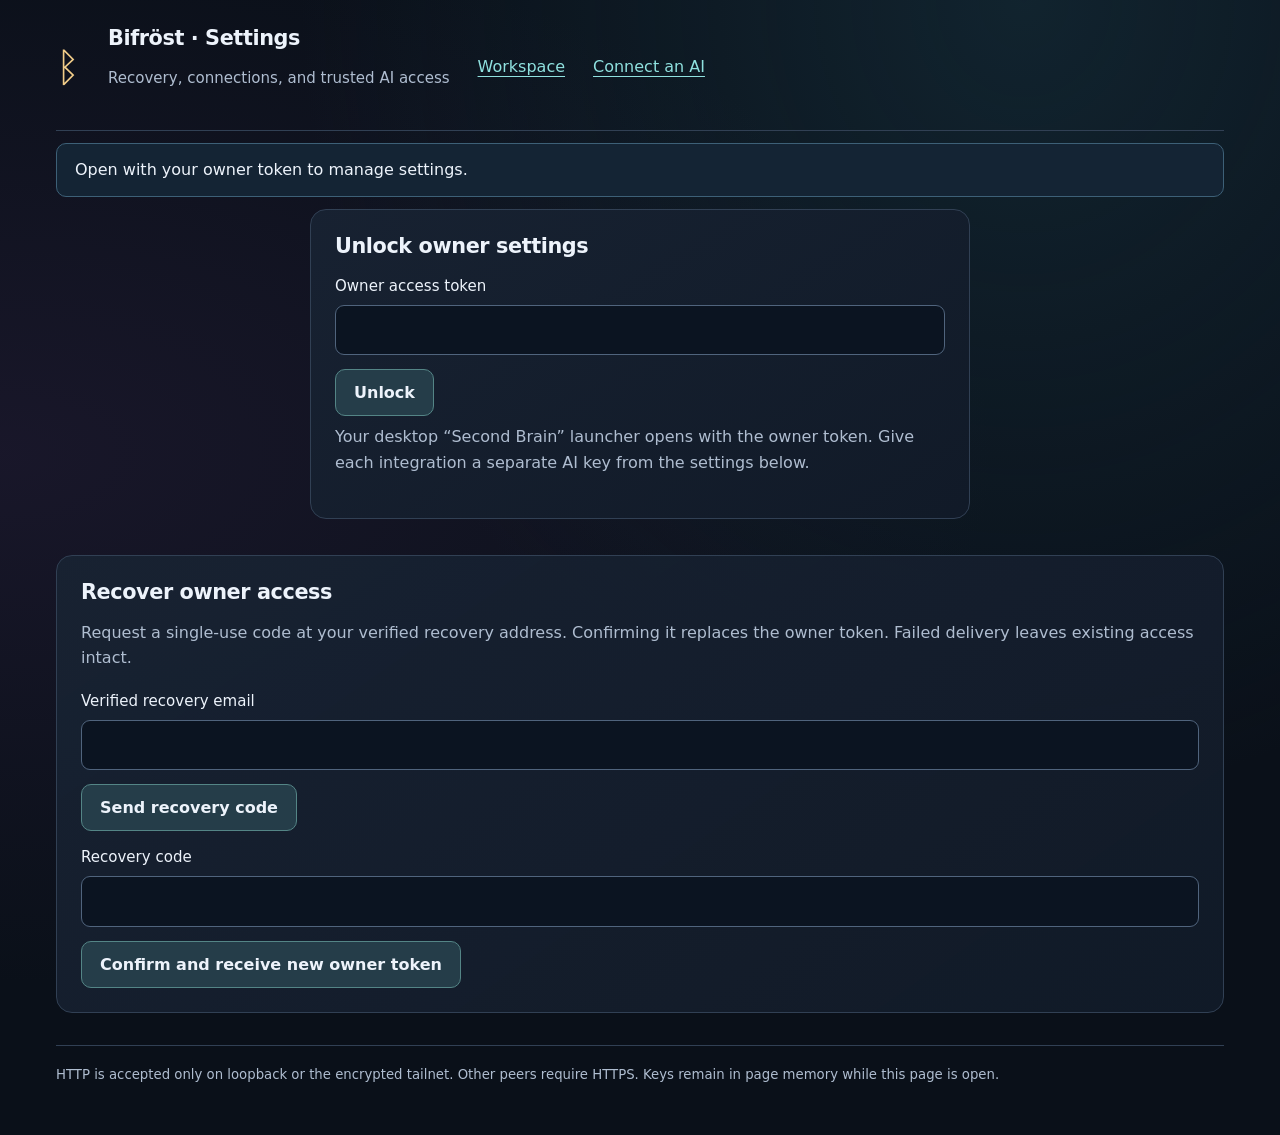
<file: static/security.html>
<!doctype html>
<html lang="en"><head><meta charset="utf-8"><meta name="viewport" content="width=device-width,initial-scale=1">
<meta http-equiv="Content-Security-Policy" content="default-src 'self'; script-src 'self'; style-src 'self'; connect-src 'self'; base-uri 'none'; form-action 'self'">
<title>Bifröst · Security</title><link rel="stylesheet" href="/static/workspace.css"><script src="/static/security.js" defer></script></head>
<body><a class="skip" href="#owner">Skip to owner settings</a><main class="shell"><header class="topbar"><span class="rune">ᛒ</span><div><h2>Bifröst · Settings</h2><p class="subtitle">Recovery, connections, and trusted AI access</p></div><a id="back" href="/">Workspace</a><a id="connections-link" href="/connect">Connect an AI</a><button id="lock" hidden>Lock</button></header>
<div id="status" class="notice" role="status" aria-live="polite">Open with your owner token to manage settings.</div>
<section id="unlock-section" class="panel welcome"><h2>Unlock owner settings</h2><form id="unlock"><label>Owner access token<input id="owner-token" type="password" autocomplete="off" required></label><button>Unlock</button></form><p>Your desktop “Second Brain” launcher opens with the owner token. Give each integration a separate AI key from the settings below.</p></section>
<div id="owner" hidden>
<div class="hero"><div><div class="eyebrow">You hold the keys</div><h1>A welcoming brain. Clear boundaries.</h1><p>Keep your recovery path ready, invite trusted assistants, and see what is happening behind the scenes.</p></div></div>
<nav class="section-nav" aria-label="Settings sections"><a href="#recovery-setup">Recovery</a><a href="#ai-access">AI access</a><a href="#connection-settings">Network address</a><a href="#import-recovery">Imports</a></nav>
<div id="setup-summary" class="notice"></div>
<section id="connection-settings" class="panel"><h2>Your portable connection address</h2><p>Set the address you want to give to authorized AIs. Use an encrypted tailnet address or HTTPS for another machine.</p><form id="connection-profile"><div class="grid"><label>Brain name<input id="connection-name" maxlength="80" required></label><label>Advertised base URL<input id="connection-url" type="url" placeholder="http://100.x.y.z:8731 or https://brain.example.org"></label></div><button type="submit">Save connection details</button></form><p class="subtitle">This updates discovery and AI instructions. It does not change your listener, Host allowlist, DNS or TLS. Leave the address empty to use the address of the current request.</p></section>
<section id="recovery-setup" class="panel"><div class="eyebrow">A path back home</div><h2>Recovery email</h2><p id="email-state"></p><form id="email-request"><label>New recovery email<input id="email" type="email" required></label><button>Send verification code</button></form><form id="email-confirm"><label>Code from the new email address<input id="email-code" autocomplete="off" required></label><button>Verify and activate address</button></form><p>The current address stays active until you confirm the new one.</p></section>
<section class="panel"><h2>Mail delivery</h2><p id="mail-state"></p><details id="mail-details"><summary>Configure secure mail delivery</summary><form id="mail"><div class="grid"><label>SMTP host<input id="mail-host" placeholder="smtp.gmail.com" required></label><label>Port<input id="mail-port" type="number" min="1" max="65535" value="587" required></label><label>TLS mode<select id="mail-mode"><option value="starttls">STARTTLS</option><option value="ssl">TLS from connection start</option></select></label><label>SMTP username<input id="mail-user" autocomplete="username" required></label><label>From address<input id="mail-sender" type="email" required></label><label>App password<input id="mail-password" type="password" autocomplete="new-password" placeholder="Leave empty to keep saved password"></label></div><button>Save mail settings</button></form><p>For Gmail, use an app password with two-step verification enabled. Enter it here locally. Saved passwords are never returned by the API.</p></details></section>
<section id="ai-access" class="panel"><div class="eyebrow">Invite a trusted assistant</div><h2>Authorized AIs</h2><p>Each AI receives its own expiring, revocable key. Append access can add documents through the bounded queue; it cannot edit or delete existing knowledge or manage this server.</p><form id="new-key"><div class="grid"><label>Name<input id="key-name" maxlength="120" required></label><label>Expires after days<input id="key-days" type="number" value="30" min="1" max="365" required></label><label>Permissions<select id="key-scopes"><option value="read">Read only</option><option value="append">Read and append</option></select></label></div><details><summary>Advanced quotas · bounded by this server’s limits</summary><div class="grid"><label>Request units / minute<input id="key-rpm" type="number" value="120" min="1" max="120" required></label><label>Submissions / minute<input id="key-writes" type="number" value="3" min="1" max="3" required></label><label>Documents / UTC day<input id="key-documents" type="number" value="20" min="1" max="20" required></label><label>Bytes / UTC day<input id="key-bytes" type="number" value="2097152" min="1" max="2097152" required></label></div></details><p class="subtitle">Start with read only. Read + append permits new documents through the queue, with no editing or deletion. Each semantic search consumes 10 request units by default.</p><button type="submit" class="primary">Create AI key</button></form><label id="issued-label" hidden>Copy this key now; it is shown once<textarea id="issued" rows="3" readonly></textarea></label><button id="copy-issued" type="button" hidden>Copy newly issued key</button><p class="subtitle">Copy a new key once and store it in the assistant’s secret settings. <a href="/AI_CONNECT.md">Give it the AI guide</a> and share credentials separately.</p><div id="keys"></div></section>
<section id="import-recovery" class="panel"><h2>Ingestion recovery</h2><p>Inspect worker progress and retained failures. After fixing a failed job's cause, retry its original payload with bounded owner authority. Revoked or expired clients stay blocked.</p><button id="refresh-jobs" type="button">Refresh ingestion status</button><p id="ingest-health"></p><div id="ingest-jobs"></div></section>
</div>
<section class="panel"><h2>Recover owner access</h2><p>Request a single-use code at your verified recovery address. Confirming it replaces the owner token. Failed delivery leaves existing access intact.</p><form id="recover-request"><label>Verified recovery email<input id="recovery-email" type="email" required></label><button>Send recovery code</button></form><form id="recover-confirm"><label>Recovery code<input id="recovery-code" autocomplete="off" required></label><button>Confirm and receive new owner token</button></form></section>
<footer>HTTP is accepted only on loopback or the encrypted tailnet. Other peers require HTTPS. Keys remain in page memory while this page is open.</footer>
</main></body></html>
</file>
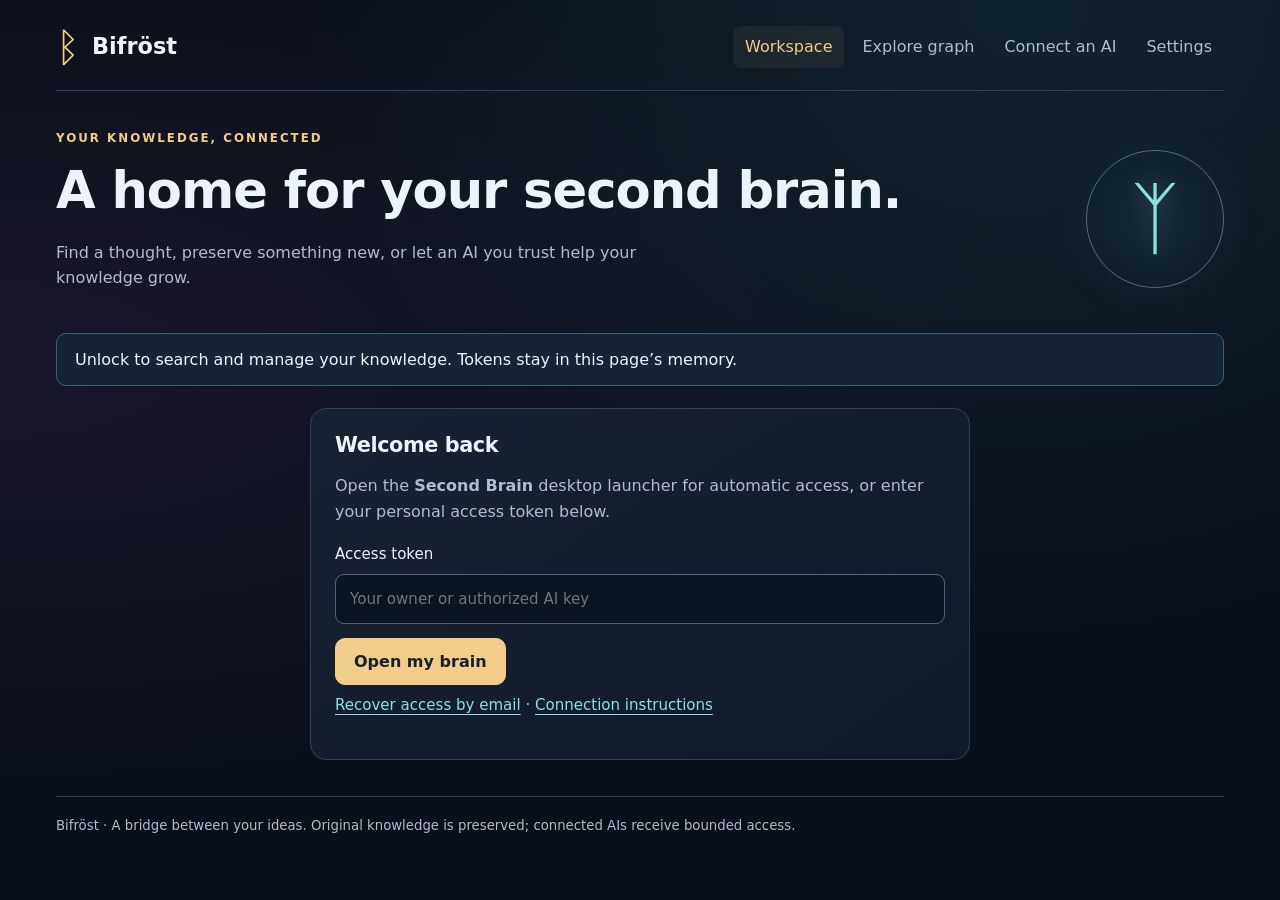
<file: static/workspace.html>
<!doctype html><html lang="en"><head><meta charset="utf-8"><meta name="viewport" content="width=device-width,initial-scale=1"><meta http-equiv="Content-Security-Policy" content="default-src 'self'; script-src 'self'; style-src 'self'; connect-src 'self'; base-uri 'none'; form-action 'self'"><title>Bifröst · Your second brain</title><link rel="stylesheet" href="/static/workspace.css"><script src="/static/brain.js" defer></script><script src="/static/workspace.js" defer></script></head>
<body><a class="skip" href="#main">Skip to workspace</a><div class="shell"><header class="topbar"><a class="brand" href="/" data-session><span class="rune" aria-hidden="true">ᛒ</span><b>Bifröst</b></a><nav aria-label="Main navigation"><a href="/" aria-current="page" data-session>Workspace</a><a href="/explore" data-session>Explore graph</a><a href="/connect" data-session>Connect an AI</a><a href="/security" data-session>Settings</a></nav><button id="lock" hidden>Lock</button></header>
<main id="main"><div class="hero"><div><div class="eyebrow">Your knowledge, connected</div><h1>A home for your second brain.</h1><p>Find a thought, preserve something new, or let an AI you trust help your knowledge grow.</p></div><div class="hero-art" aria-hidden="true"><span>ᛉ</span></div></div>
<div id="message" class="notice" role="status" aria-live="polite">Unlock to search and manage your knowledge. Tokens stay in this page’s memory.</div>
<section id="unlock-panel" class="panel welcome"><h2>Welcome back</h2><p>Open the <strong>Second Brain</strong> desktop launcher for automatic access, or enter your personal access token below.</p><form id="unlock"><label>Access token<input id="access-token" type="password" autocomplete="off" required placeholder="Your owner or authorized AI key"></label><button class="primary" type="submit">Open my brain</button></form><p class="subtitle"><a href="/security">Recover access by email</a> · <a href="/connect">Connection instructions</a></p></section>
<div id="workspace" hidden><div class="cards"><div class="card"><div class="label">Documents preserved</div><strong id="document-count">—</strong></div><div class="card"><div class="label">Searchable passages</div><strong id="chunk-count">—</strong></div><div class="card"><div class="label">Knowledge services</div><strong id="health-state">Checking…</strong><small id="inference-state">Checking chat backend…</small></div></div>
<div class="dashboard"><section class="panel"><div class="eyebrow">Find and remember</div><h2>Search your knowledge</h2><form id="search"><label class="sr-only" for="query">Search question or keywords</label><div class="row"><input id="query" placeholder="What would you like to remember?" maxlength="10000" required><button class="primary" type="submit">Search</button></div></form><p id="search-status" class="search-mode" role="status">Search by a question, phrase, or a few keywords.</p><div id="results"><div class="empty">Your discoveries will appear here, with excerpts and a link to each source.</div></div><a class="article-link" href="/explore" data-session>See how your knowledge connects in the 3D graph →</a></section>
<div class="stack"><section class="panel"><div class="eyebrow">Give a thought a home</div><h2>Add to your brain</h2><p id="append-hint" class="subtitle">Imports run in the background. Follow their progress below.</p><div id="append-controls"><div class="tabs" role="tablist" aria-label="Import type"><button id="note-tab" role="tab" aria-selected="true" aria-controls="note-form" type="button">Write a note</button><button id="url-tab" role="tab" aria-selected="false" aria-controls="url-form" type="button">Save a web page</button></div><form id="note-form" role="tabpanel" aria-labelledby="note-tab"><label>Title<input id="note-title" maxlength="200" required placeholder="A name you’ll recognize"></label><label>Note<textarea id="note-text" rows="5" maxlength="200000" required placeholder="Ideas, discoveries, passages…"></textarea></label><button type="submit" class="primary">Preserve this note</button></form><form id="url-form" role="tabpanel" aria-labelledby="url-tab" hidden><label>Public web page URL<input id="page-url" type="url" maxlength="4096" required placeholder="https://example.org/article"></label><p class="subtitle">Readable public pages work best. Private network addresses and pages requiring sign-in are blocked.</p><button type="submit" class="primary">Save web page</button></form></div></section>
<section class="panel"><div class="section-head"><div><div class="eyebrow">Quiet work, visible progress</div><h2>Import activity</h2></div><button id="refresh" type="button">Refresh</button></div><p id="activity-hint" class="subtitle">Updates pause when this tab is hidden.</p><div id="jobs" aria-live="off"><div class="empty">Checking your recent imports…</div></div></section>
<section class="panel"><h2>Invite a trusted AI</h2><p>Give each assistant its own key and choose whether it can read or also add knowledge.</p><a href="/connect" class="button" data-session>Open the connection center →</a></section></div></div></div></main><footer>Bifröst · A bridge between your ideas. Original knowledge is preserved; connected AIs receive bounded access.</footer></div>
<dialog id="reader" aria-labelledby="reader-title"><button class="close" id="close-reader" type="button">Close</button><h2 id="reader-title"></h2><div id="reader-source" class="source"></div><p id="reader-text"></p></dialog></body></html>
</file>
<file: static/workspace.css>
:root{color-scheme:dark;--bg:#0a1019;--panel:#141e2c;--line:#314054;--muted:#afbdd0;--text:#edf3fb;--gold:#f2cd89;--cyan:#8fe1df;font:16px/1.6 system-ui,-apple-system,sans-serif;background:var(--bg);color:var(--text)}*{box-sizing:border-box}body{margin:0;background:radial-gradient(ellipse at 80% 0%,#17344188,transparent 50%),radial-gradient(ellipse at 0% 40%,#36244b55,transparent 55%);min-height:100vh}a{color:var(--cyan);text-underline-offset:4px}button,input,select,textarea{font:inherit}button,.button{cursor:pointer;border:1px solid #548586;border-radius:10px;padding:10px 18px;background:#253d49;color:var(--text);font-weight:650;text-decoration:none;display:inline-block}button.primary,.button.primary{background:var(--gold);border-color:var(--gold);color:#17202a}button:disabled{opacity:.55;cursor:wait}button:hover:not(:disabled),.button:hover{filter:brightness(1.15)}:focus-visible{outline:3px solid var(--cyan);outline-offset:4px}input,textarea,select{width:100%;background:#0b1421;border:1px solid #50647d;border-radius:9px;padding:12px 14px;color:var(--text);margin-top:7px}textarea{resize:vertical}label{display:block;margin:14px 0;color:var(--text);font-size:.94rem}small,.muted,p{color:var(--muted)}h1,h2,h3{line-height:1.25;font-weight:650;letter-spacing:-.02em}h1{font-size:clamp(2rem,4vw,3.2rem);margin:10px 0 18px}h2{font-size:1.3rem;margin:0 0 14px}h3{font-size:1.07rem;margin:0 0 6px}p{margin:8px 0 18px}.shell{max-width:1240px;margin:auto;padding:26px 36px 50px}.topbar{display:flex;align-items:center;gap:28px;flex-wrap:wrap;padding-bottom:22px;border-bottom:1px solid var(--line)}.brand{display:flex;align-items:center;gap:12px;color:var(--text);text-decoration:none}.brand b{font-size:1.4rem}.rune{color:var(--gold);font-size:2.5rem;line-height:1}.topbar nav{display:flex;gap:6px;flex-wrap:wrap;margin-left:auto}.topbar nav a{padding:8px 12px;text-decoration:none;color:var(--muted);border-radius:8px}.topbar nav a[aria-current=page]{color:var(--gold);background:#f2cd8910}.eyebrow{letter-spacing:.17em;font-size:.74rem;color:var(--gold);font-weight:750;text-transform:uppercase}.hero{padding:38px 0 24px;display:flex;justify-content:space-between;align-items:center;gap:36px}.hero p{max-width:670px}.hero-art{flex-shrink:0;width:138px;height:138px;border:1px solid #50707a;border-radius:50%;display:grid;place-items:center;background:radial-gradient(circle,#25495455,transparent);box-shadow:0 0 50px #86ddda10}.hero-art span{font-size:80px;color:var(--cyan);text-shadow:0 0 25px #8fe1df44}.row{display:flex;align-items:center;gap:12px;flex-wrap:wrap}.row input{flex:1;min-width:160px;margin:0}.cards{display:grid;grid-template-columns:repeat(3,1fr);gap:18px;margin-bottom:24px}.card,.panel{background:linear-gradient(145deg,#182333e8,#111a28f5);border:1px solid var(--line);border-radius:16px;padding:24px}.card strong{font-size:1.9rem;display:block;line-height:1.4;color:var(--text)}.card .label{font-size:.84rem;color:var(--muted)}.dashboard{display:grid;grid-template-columns:minmax(0,1.55fr) minmax(0,1fr);gap:24px}.stack{display:grid;gap:24px;align-content:start}.notice{border:1px solid #3d6077;background:#142434;border-radius:10px;padding:13px 18px;margin-bottom:22px;white-space:pre-wrap;overflow-wrap:anywhere}.error{border-color:#b9666e!important;color:#ffbec6!important}.tabs{display:flex;gap:10px;margin:16px 0}.tabs button[aria-selected=true]{color:var(--gold);border-color:var(--gold)}.result{padding:18px 0;border-bottom:1px solid var(--line)}.result:last-child{border:0}.result p{font-size:.92rem;margin:7px 0 12px;white-space:pre-wrap;overflow-wrap:anywhere}.source{font-size:.78rem;color:var(--cyan);overflow-wrap:anywhere}.result button{padding:6px 13px;font-size:.85rem}.empty{padding:26px 0;color:var(--muted);font-size:.92rem}.job{border-top:1px solid var(--line);padding:14px 0}.job-head{display:flex;justify-content:space-between;align-items:center;gap:8px}.badge{font-size:.74rem;border-radius:20px;padding:3px 9px;border:1px solid #4e646c;color:var(--cyan)}.badge.failed{color:#ffbec6;border-color:#a95864}.badge.ok{color:#b6e6b1}progress{width:100%;height:7px;accent-color:var(--cyan)}.job small{display:block;overflow-wrap:anywhere}.section-head{display:flex;align-items:start;justify-content:space-between;gap:15px}.section-head button{padding:6px 10px;font-size:.82rem}details{border-top:1px solid var(--line);padding:14px 0}summary{cursor:pointer;color:var(--gold)}pre{background:#0b1421;border:1px solid var(--line);border-radius:10px;padding:18px;white-space:pre-wrap;overflow-wrap:anywhere;font:13px/1.7 ui-monospace,monospace}code{font-family:ui-monospace,monospace;font-size:.9em}.steps{padding-left:25px}.steps li{padding:7px 0}.section-nav{display:flex;flex-wrap:wrap;gap:16px;padding:12px 0 24px}footer{margin-top:32px;padding-top:18px;border-top:1px solid var(--line);font-size:.83rem;color:var(--muted)}.key{display:flex;gap:16px;justify-content:space-between;align-items:center;border-top:1px solid var(--line);padding:14px 0}.key span{overflow-wrap:anywhere}.grid{display:grid;grid-template-columns:repeat(2,minmax(0,1fr));gap:0 18px}.full{grid-column:1/-1}[hidden]{display:none!important}.skip{position:absolute;left:10px;top:-70px}.skip:focus{top:10px;background:var(--panel);padding:12px;z-index:100}.sr-only{position:absolute;width:1px;height:1px;overflow:hidden;clip-path:inset(50%)}dialog{width:min(750px,95vw);max-height:85vh;border:1px solid var(--line);border-radius:16px;background:var(--panel);color:var(--text);padding:28px}dialog::backdrop{background:#000b}dialog p{white-space:pre-wrap;overflow-wrap:anywhere}dialog .close{float:right}.connection-grid{display:grid;grid-template-columns:1.2fr 1fr;gap:24px}.copy-row{display:flex;gap:10px;align-items:end}.copy-row label{flex:1;min-width:0}.copy-row button{margin-bottom:14px}.subtitle{font-size:.94rem}.welcome{max-width:660px;margin:10px auto 36px}.welcome ol{color:var(--muted)}.search-mode{color:var(--gold);font-size:.8rem}.article-link{display:inline-block;margin-top:12px}#issued{font-family:ui-monospace,monospace}#status{margin:12px 0}#owner>section{margin:22px 0}section:target{outline:1px solid var(--cyan);outline-offset:4px}@media(max-width:850px){.shell{padding:20px}.dashboard,.connection-grid{grid-template-columns:1fr}.hero-art{width:100px;height:100px}.hero-art span{font-size:60px}.topbar{gap:16px}.topbar nav{margin-left:0}.cards{gap:10px}.card{padding:16px}.hero{gap:15px}}@media(max-width:500px){.shell{padding:16px}.hero-art{display:none}.cards{grid-template-columns:1fr}.card{display:flex;justify-content:space-between;align-items:center;gap:12px}.card strong{font-size:1.5rem}.panel{padding:19px}.grid{grid-template-columns:1fr}.row button{width:100%}.hero{padding-top:28px}.key{flex-direction:column;align-items:start}.copy-row{flex-wrap:wrap}.copy-row label{flex-basis:100%}.topbar nav a{font-size:.89rem;padding:7px 9px}}@media(prefers-reduced-motion:reduce){*{scroll-behavior:auto!important}}
</file>
